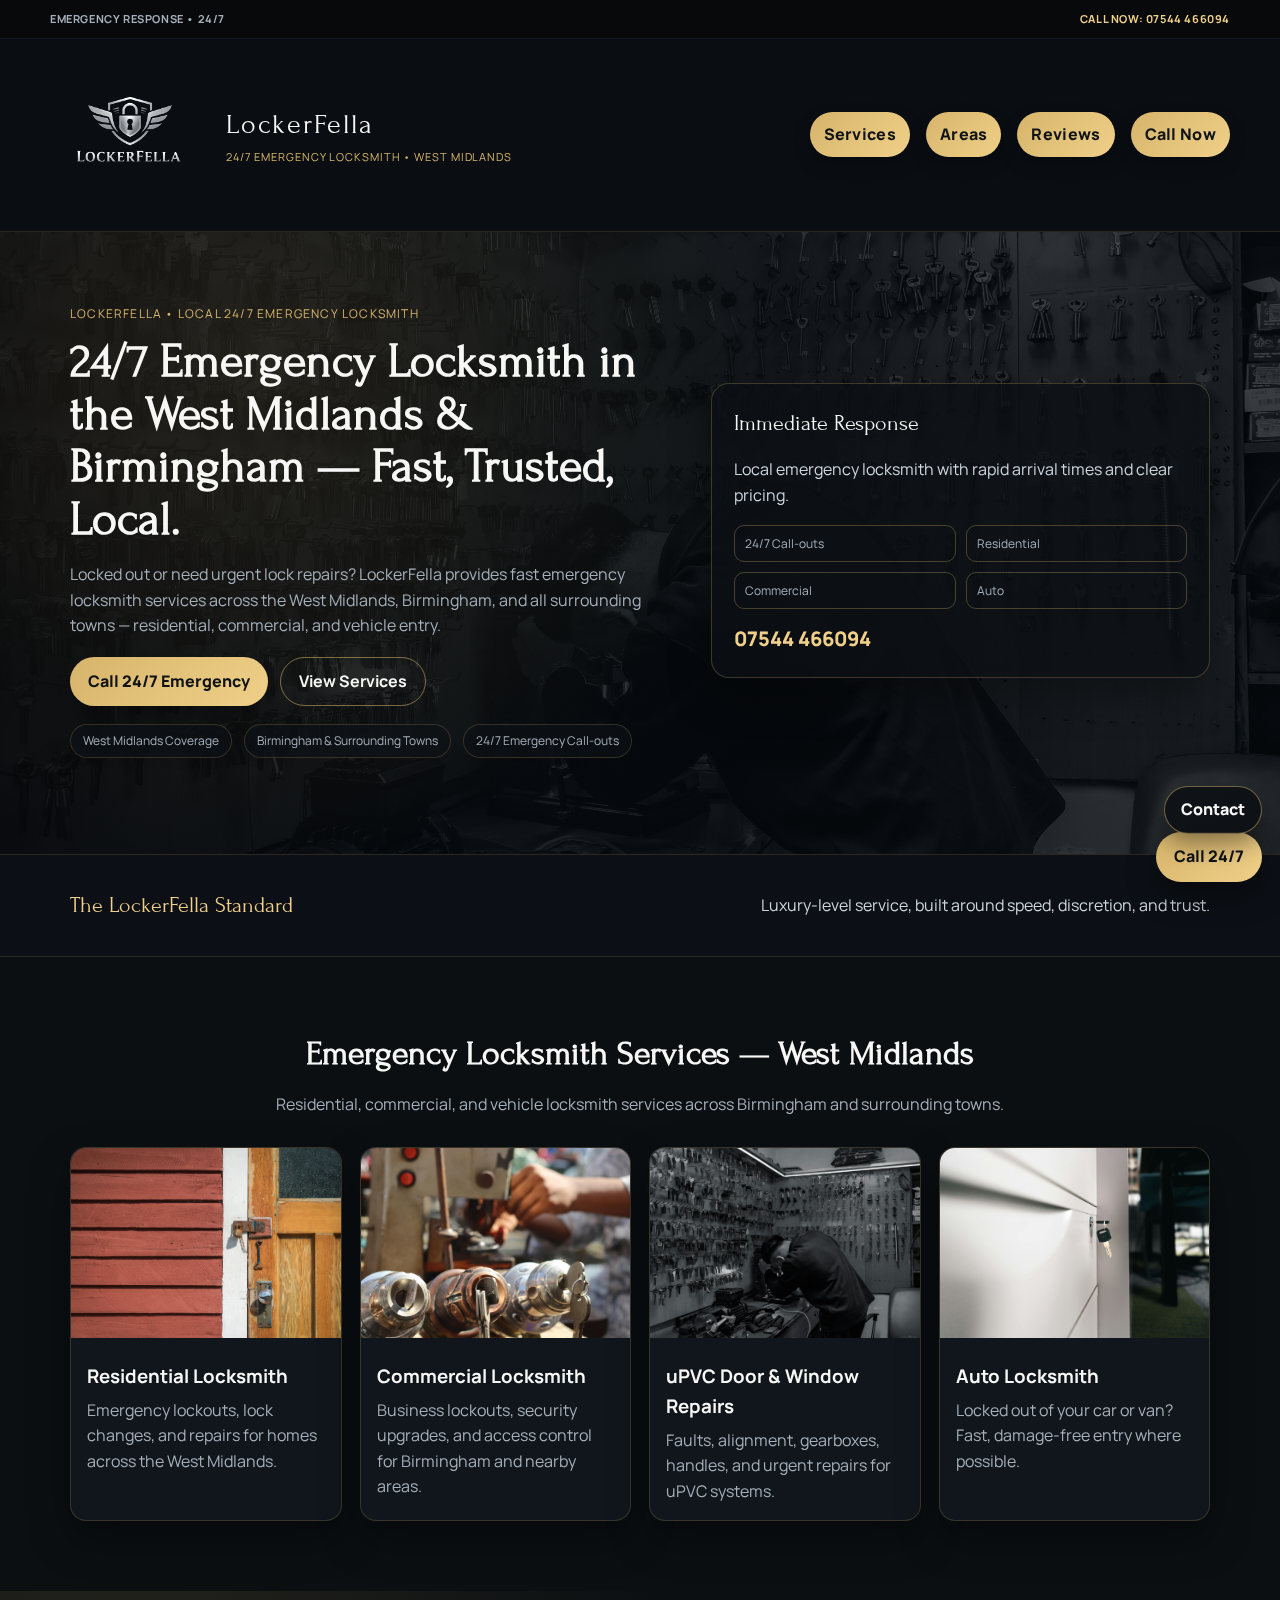
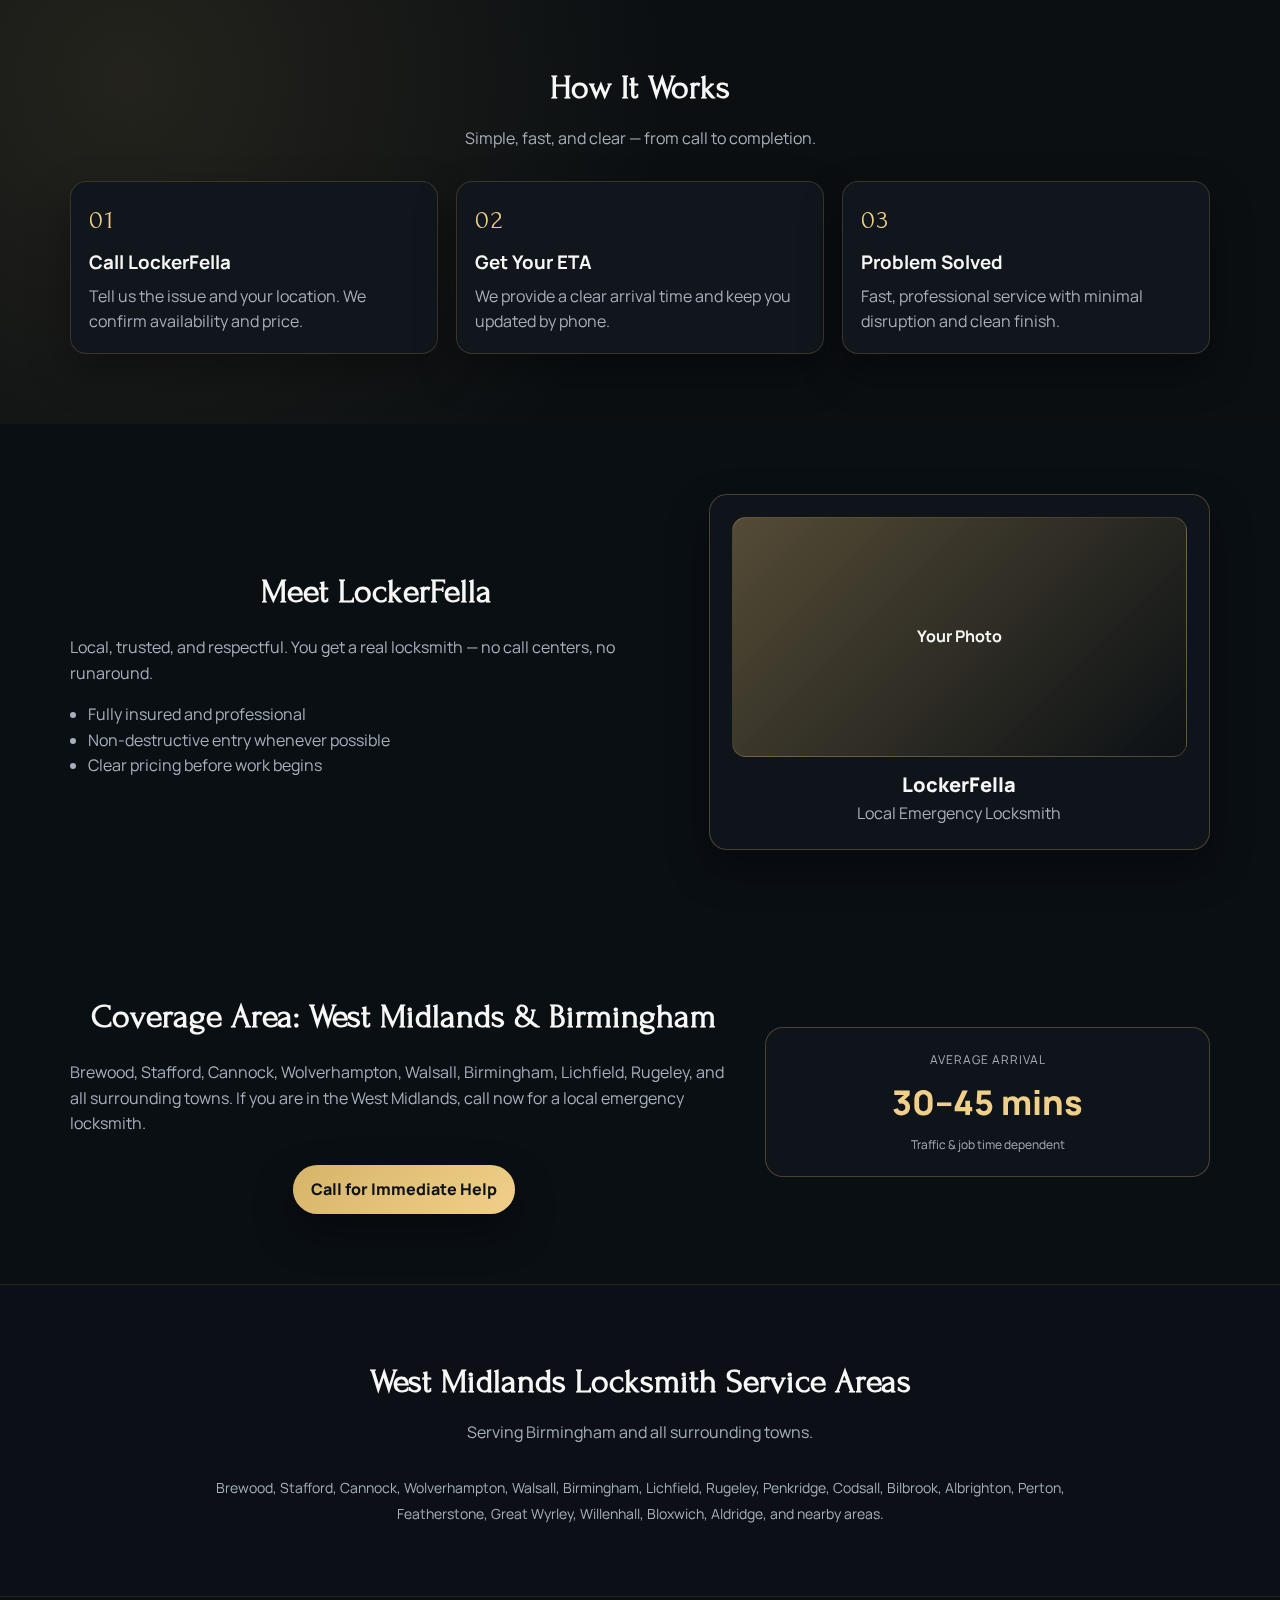
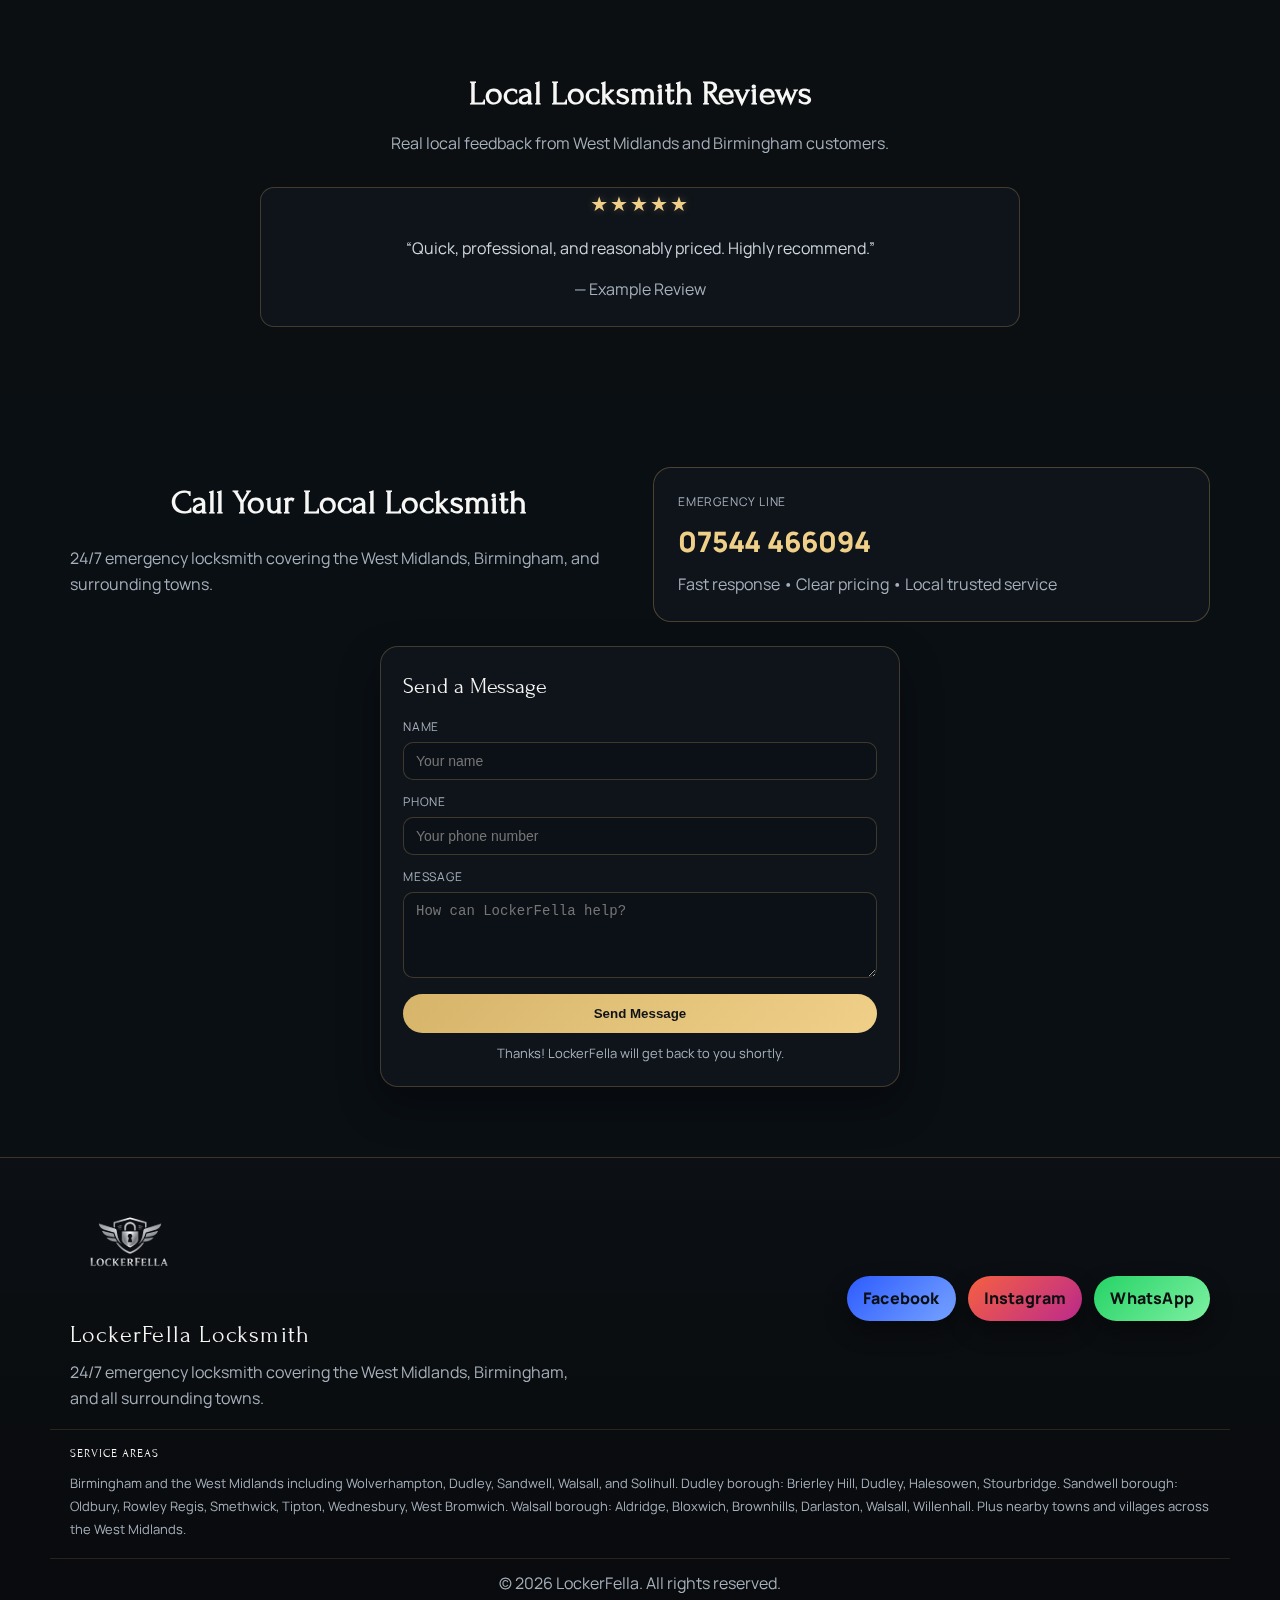
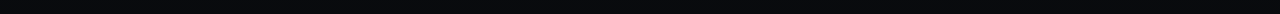
<file: docs/index.html>
<!doctype html>
<html lang="en">
<head>
  <meta charset="utf-8" />
  <meta name="viewport" content="width=device-width,initial-scale=1" />
  <title>LockerFella | 24/7 Emergency Locksmith</title>
  <link rel="preconnect" href="https://fonts.googleapis.com" />
  <link rel="preconnect" href="https://fonts.gstatic.com" crossorigin />
  <link href="https://fonts.googleapis.com/css2?family=Forum&family=Manrope:wght@300;400;600;700;800&display=swap" rel="stylesheet" />
  <link rel="stylesheet" href="styles.css" />
</head>
<body>
  <!-- Top bar -->
  <div class="topbar">
    <div class="wrap topbar-inner">
      <div class="topbar-left">Emergency Response • 24/7</div>
      <a class="topbar-right" href="tel:+447544466094">Call Now: 07544 466094</a>
    </div>
  </div>

  <!-- Header -->
  <header class="header">
    <div class="wrap header-inner">
      <div class="brand">
        <img class="logo" src="logo.png.png" alt="LockerFella logo" />
        <div class="brand-text">
          <div class="brand-name">LockerFella</div>
          <div class="brand-tagline">24/7 Emergency Locksmith • West Midlands</div>
        </div>
      </div>
      <nav class="nav">
        <a href="#services">Services</a>
        <a href="#areas">Areas</a>
        <a href="#reviews">Reviews</a>
        <a href="#contact" class="nav-cta">Call Now</a>
      </nav>
    </div>
  </header>

  <!-- Hero -->
  <main id="home" class="hero">
    <div class="hero-overlay"></div>
    <div class="wrap hero-inner">
      <div class="hero-copy">
        <div class="eyebrow">LockerFella • Local 24/7 Emergency Locksmith</div>
        <h1>24/7 Emergency Locksmith in the West Midlands & Birmingham — Fast, Trusted, Local.</h1>
        <p class="lead">
          Locked out or need urgent lock repairs? LockerFella provides fast emergency locksmith services across
          the West Midlands, Birmingham, and all surrounding towns — residential, commercial, and vehicle entry.
        </p>
        <div class="hero-actions">
          <a class="cta" href="tel:+447544466094">Call 24/7 Emergency</a>
          <a class="ghost" href="#services">View Services</a>
        </div>
        <div class="trust-strip">
          <div class="trust-item">West Midlands Coverage</div>
          <div class="trust-item">Birmingham & Surrounding Towns</div>
          <div class="trust-item">24/7 Emergency Call‑outs</div>
        </div>
      </div>
      <div class="hero-card">
        <div class="card-title">Immediate Response</div>
        <p>Local emergency locksmith with rapid arrival times and clear pricing.</p>
        <div class="card-grid">
          <div class="card-chip">24/7 Call‑outs</div>
          <div class="card-chip">Residential</div>
          <div class="card-chip">Commercial</div>
          <div class="card-chip">Auto</div>
        </div>
        <div class="card-phone">07544 466094</div>
      </div>
    </div>
  </main>

  <!-- Signature strip -->
  <section class="signature">
    <div class="wrap signature-inner">
      <div class="sig-title">The LockerFella Standard</div>
      <p>Luxury‑level service, built around speed, discretion, and trust.</p>
    </div>
  </section>

  <!-- Services -->
  <section id="services" class="section">
    <div class="wrap">
      <div class="section-head">
        <h2 class="section-title">Emergency Locksmith Services — West Midlands</h2>
        <p class="muted">Residential, commercial, and vehicle locksmith services across Birmingham and surrounding towns.</p>
      </div>
      <div class="service-grid">
        <article class="service-card">
          <img class="service-image" src="assets/images/stock/door-lock.jpg" alt="Door lock repair service" />
          <div class="service-body">
            <h3>Residential Locksmith</h3>
            <p>Emergency lockouts, lock changes, and repairs for homes across the West Midlands.</p>
          </div>
        </article>
        <article class="service-card">
          <img class="service-image" src="assets/images/stock/locksmith-tools.jpg" alt="Locksmith tools and key cutting" />
          <div class="service-body">
            <h3>Commercial Locksmith</h3>
            <p>Business lockouts, security upgrades, and access control for Birmingham and nearby areas.</p>
          </div>
        </article>
        <article class="service-card">
          <img class="service-image" src="assets/images/stock/locksmith-bw.jpg" alt="Locksmith repair in progress" />
          <div class="service-body">
            <h3>uPVC Door & Window Repairs</h3>
            <p>Faults, alignment, gearboxes, handles, and urgent repairs for uPVC systems.</p>
          </div>
        </article>
        <article class="service-card">
          <img class="service-image" src="assets/images/stock/locker-key.jpg" alt="Key and lock detail" />
          <div class="service-body">
            <h3>Auto Locksmith</h3>
            <p>Locked out of your car or van? Fast, damage‑free entry where possible.</p>
          </div>
        </article>
      </div>
    </div>
  </section>

  <!-- How it works -->
  <section class="section steps">
    <div class="wrap">
      <div class="section-head">
        <h2 class="section-title">How It Works</h2>
        <p class="muted">Simple, fast, and clear — from call to completion.</p>
      </div>
      <div class="steps-grid">
        <div class="step-card">
          <div class="step-num">01</div>
          <h3>Call LockerFella</h3>
          <p>Tell us the issue and your location. We confirm availability and price.</p>
        </div>
        <div class="step-card">
          <div class="step-num">02</div>
          <h3>Get Your ETA</h3>
          <p>We provide a clear arrival time and keep you updated by phone.</p>
        </div>
        <div class="step-card">
          <div class="step-num">03</div>
          <h3>Problem Solved</h3>
          <p>Fast, professional service with minimal disruption and clean finish.</p>
        </div>
      </div>
    </div>
  </section>

  <!-- Meet the locksmith -->
  <section class="section section-dark">
    <div class="wrap meet">
      <div class="meet-copy">
        <h2 class="section-title">Meet LockerFella</h2>
        <p class="lead">
          Local, trusted, and respectful. You get a real locksmith — no call centers, no runaround.
        </p>
        <ul class="meet-list">
          <li>Fully insured and professional</li>
          <li>Non‑destructive entry whenever possible</li>
          <li>Clear pricing before work begins</li>
        </ul>
      </div>
      <div class="meet-card">
        <div class="meet-photo">Your Photo</div>
        <div class="meet-name">LockerFella</div>
        <div class="meet-note">Local Emergency Locksmith</div>
      </div>
    </div>
  </section>

  <!-- Coverage -->
  <section id="areas" class="section section-dark">
    <div class="wrap coverage">
      <div>
        <h2 class="section-title">Coverage Area: West Midlands & Birmingham</h2>
        <p class="lead">
          Brewood, Stafford, Cannock, Wolverhampton, Walsall, Birmingham, Lichfield, Rugeley, and all surrounding towns.
          If you are in the West Midlands, call now for a local emergency locksmith.
        </p>
        <div class="coverage-cta">
          <a class="cta" href="tel:+447544466094">Call for Immediate Help</a>
        </div>
      </div>
      <div class="coverage-card">
        <div class="coverage-title">Average Arrival</div>
        <div class="coverage-time">30–45 mins</div>
        <div class="coverage-note">Traffic & job time dependent</div>
      </div>
    </div>
  </section>

  <!-- SEO service areas -->
  <section class="section seo-areas">
    <div class="wrap">
      <div class="section-head">
        <h2 class="section-title">West Midlands Locksmith Service Areas</h2>
        <p class="muted">Serving Birmingham and all surrounding towns.</p>
      </div>
      <div class="areas-list">
        Brewood, Stafford, Cannock, Wolverhampton, Walsall, Birmingham, Lichfield, Rugeley, Penkridge, Codsall,
        Bilbrook, Albrighton, Perton, Featherstone, Great Wyrley, Willenhall, Bloxwich, Aldridge, and nearby areas.
      </div>
    </div>
  </section>

  <!-- Reviews -->
  <section id="reviews" class="section">
    <div class="wrap">
      <div class="section-head">
        <h2 class="section-title">Local Locksmith Reviews</h2>
        <p class="muted">Real local feedback from West Midlands and Birmingham customers.</p>
      </div>
      <div class="review-box review-slider" aria-live="polite">
        <div class="review-slide is-active">
          <div class="review-stars">&#9733;&#9733;&#9733;&#9733;&#9733;</div>
          <p>“Quick, professional, and reasonably priced. Highly recommend.”</p>
          <p class="muted">— Example Review</p>
        </div>
        <div class="review-slide">
          <div class="review-stars">&#9733;&#9733;&#9733;&#9733;&#9733;</div>
          <p>“Arrived fast, fixed the lock cleanly, and explained everything.”</p>
          <p class="muted">— Example Review</p>
        </div>
        <div class="review-slide">
          <div class="review-stars">&#9733;&#9733;&#9733;&#9733;&#9733;</div>
          <p>“Great service, fair price, and friendly support at 2am.”</p>
          <p class="muted">— Example Review</p>
        </div>
      </div>
    </div>
  </section>

  <!-- Contact -->
  <section id="contact" class="section section-dark">
    <div class="wrap contact">
      <div>
        <h2 class="section-title">Call Your Local Locksmith</h2>
        <p class="lead">24/7 emergency locksmith covering the West Midlands, Birmingham, and surrounding towns.</p>
      </div>
      <div class="contact-card">
        <div class="contact-label">Emergency Line</div>
        <a class="contact-phone" href="tel:+447544466094">07544 466094</a>
        <div class="contact-meta">Fast response • Clear pricing • Local trusted service</div>
      </div>
    </div>
    <div class="wrap contact-form-wrap">
      <form class="contact-form" action="#" method="post">
        <div class="form-title">Send a Message</div>
        <div class="form-row">
          <label for="name">Name</label>
          <input id="name" name="name" type="text" placeholder="Your name" required />
        </div>
        <div class="form-row">
          <label for="phone">Phone</label>
          <input id="phone" name="phone" type="tel" placeholder="Your phone number" required />
        </div>
        <div class="form-row">
          <label for="message">Message</label>
          <textarea id="message" name="message" rows="4" placeholder="How can LockerFella help?" required></textarea>
        </div>
        <button class="form-btn" type="submit">Send Message</button>
        <div class="form-note">Thanks! LockerFella will get back to you shortly.</div>
      </form>
    </div>
  </section>

  <footer class="footer">
    <div class="wrap footer-inner">
      <div class="footer-brand">
        <img class="footer-logo-small" src="logo.png.png" alt="LockerFella logo" />
        <div class="footer-title">LockerFella Locksmith</div>
        <div class="footer-text">
          24/7 emergency locksmith covering the West Midlands, Birmingham, and all surrounding towns.
        </div>
      </div>
      <div class="footer-actions">
        <a class="social-btn fb" href="https://facebook.com" aria-label="Facebook">Facebook</a>
        <a class="social-btn ig" href="https://instagram.com" aria-label="Instagram">Instagram</a>
        <a class="social-btn wa" href="https://wa.me/447900123456" aria-label="WhatsApp">WhatsApp</a>
      </div>
    </div>
    <div class="wrap footer-areas">
      <div class="footer-areas-title">Service Areas</div>
      <div class="footer-areas-list">
        Birmingham and the West Midlands including Wolverhampton, Dudley, Sandwell, Walsall, and Solihull.
        Dudley borough: Brierley Hill, Dudley, Halesowen, Stourbridge.
        Sandwell borough: Oldbury, Rowley Regis, Smethwick, Tipton, Wednesbury, West Bromwich.
        Walsall borough: Aldridge, Bloxwich, Brownhills, Darlaston, Walsall, Willenhall.
        Plus nearby towns and villages across the West Midlands.
      </div>
    </div>
    <div class="wrap footer-bottom">
      © <span id="y"></span> LockerFella. All rights reserved.
    </div>
  </footer>

  <a class="sticky-call" href="tel:+447544466094">Call 24/7</a>
  <a class="sticky-contact" href="#contact">Contact</a>

  <script>
    document.getElementById("y").textContent = new Date().getFullYear();
    const reviewSlides = document.querySelectorAll(".review-slide");
    if (reviewSlides.length > 1) {
      let reviewIndex = 0;
      reviewSlides[reviewIndex].classList.add("slide-in");
      setInterval(() => {
        const current = reviewSlides[reviewIndex];
        current.classList.remove("slide-in");
        current.classList.add("slide-out");
        reviewIndex = (reviewIndex + 1) % reviewSlides.length;
        const next = reviewSlides[reviewIndex];
        next.classList.add("is-active", "slide-in");
        setTimeout(() => {
          current.classList.remove("is-active", "slide-out");
        }, 600);
      }, 4500);
    }
  </script>
</body>
</html>
</file>
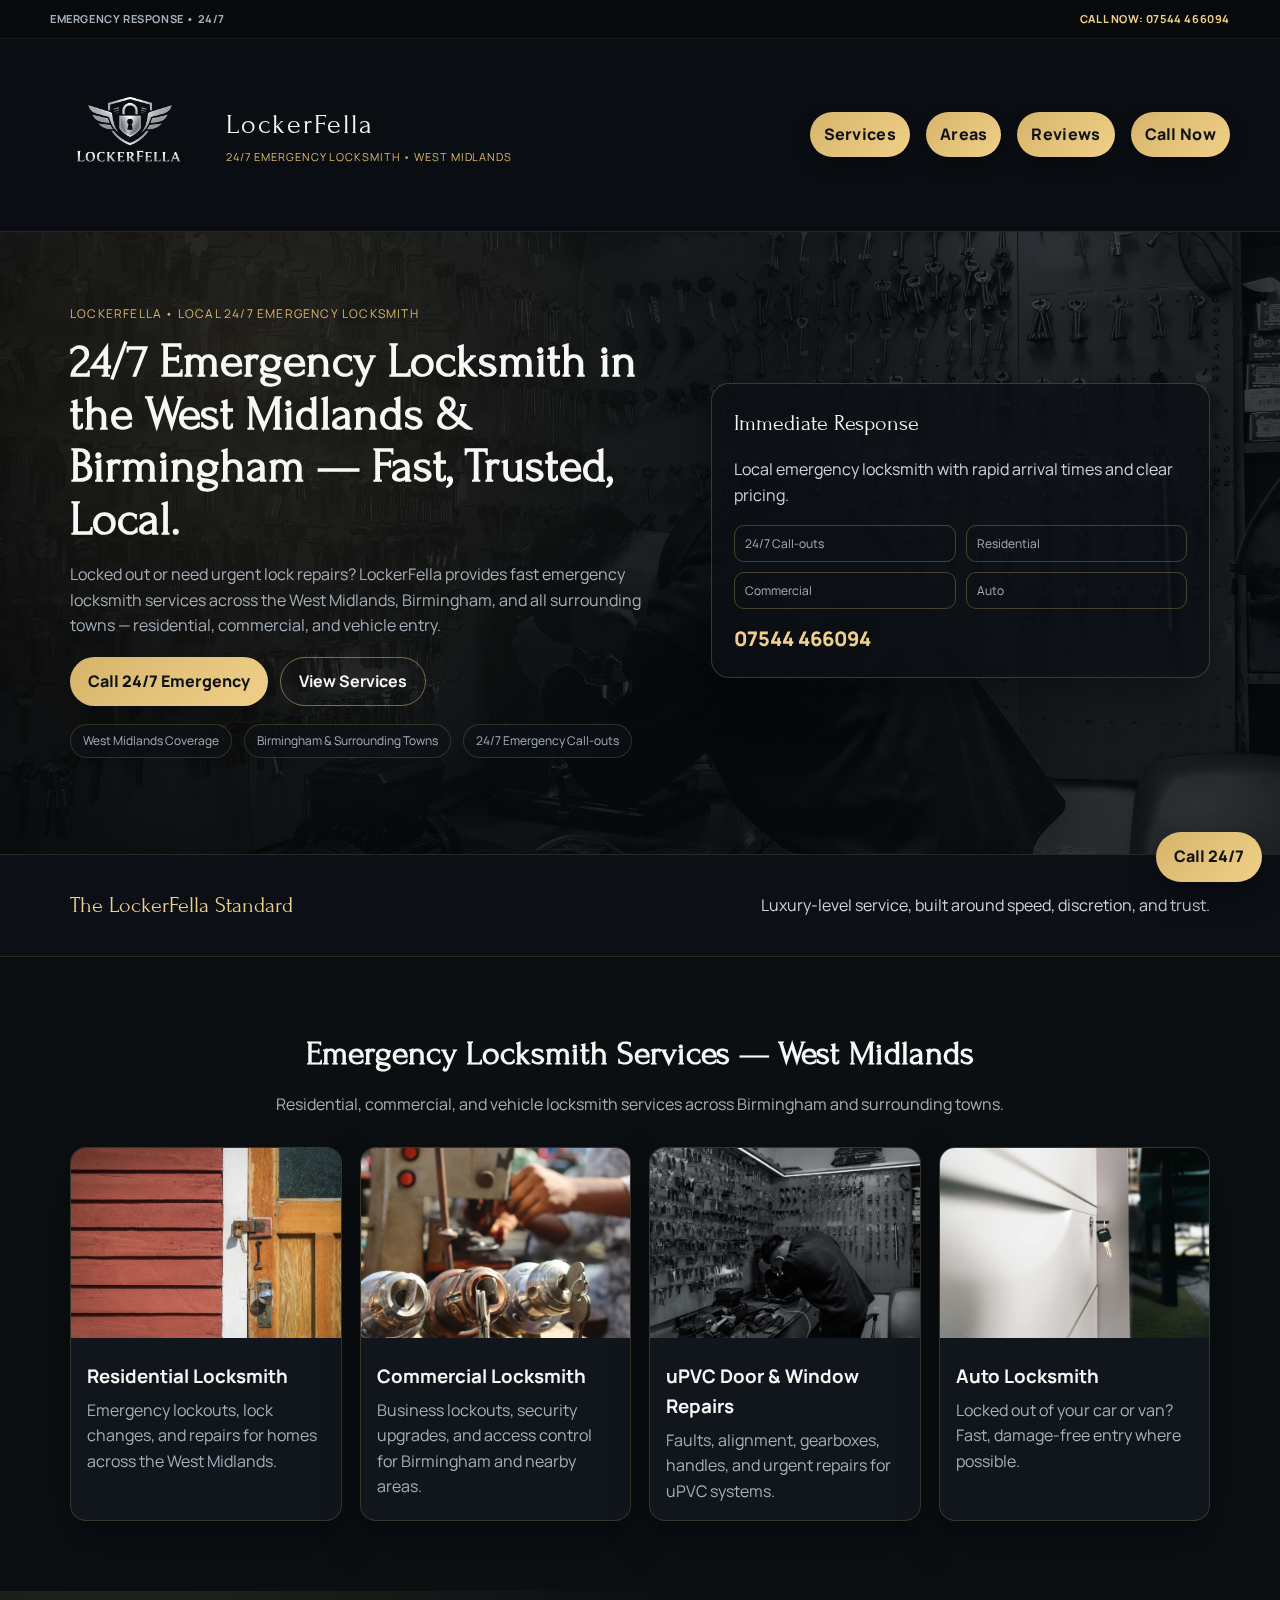
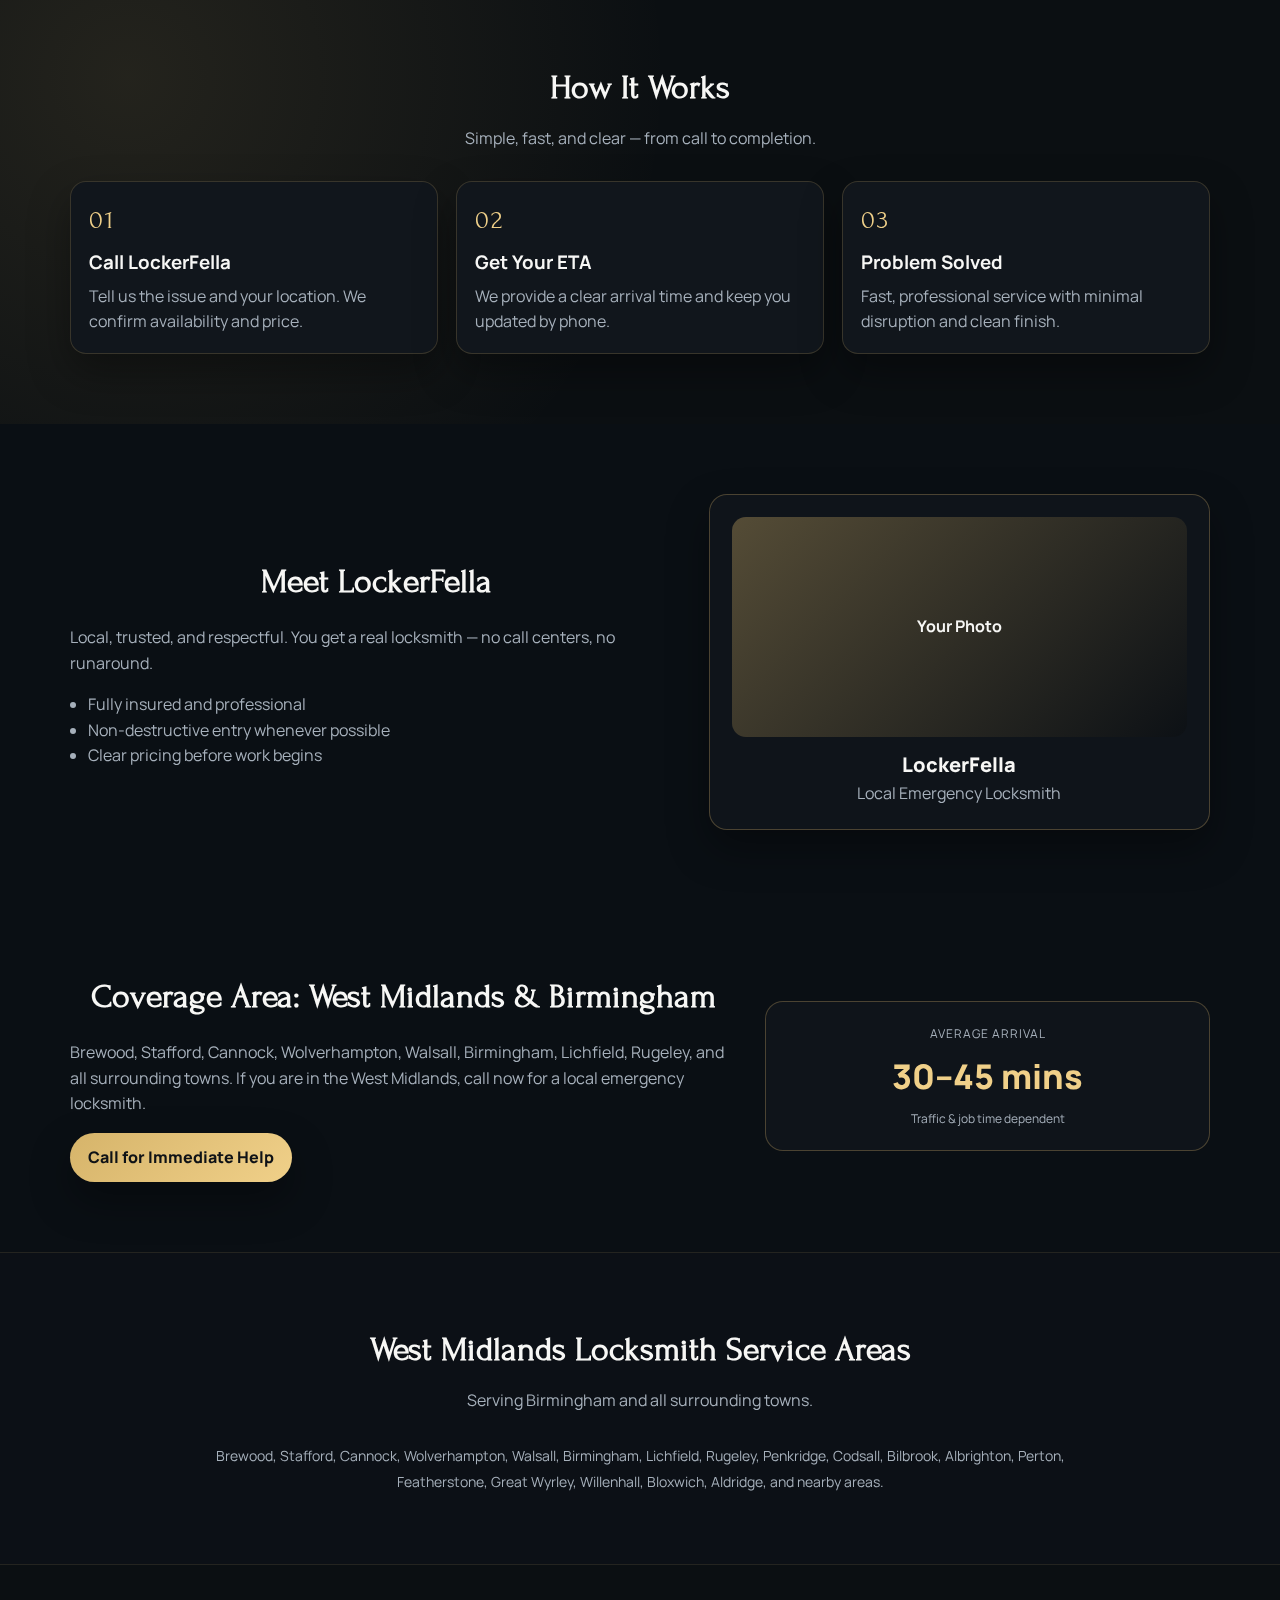
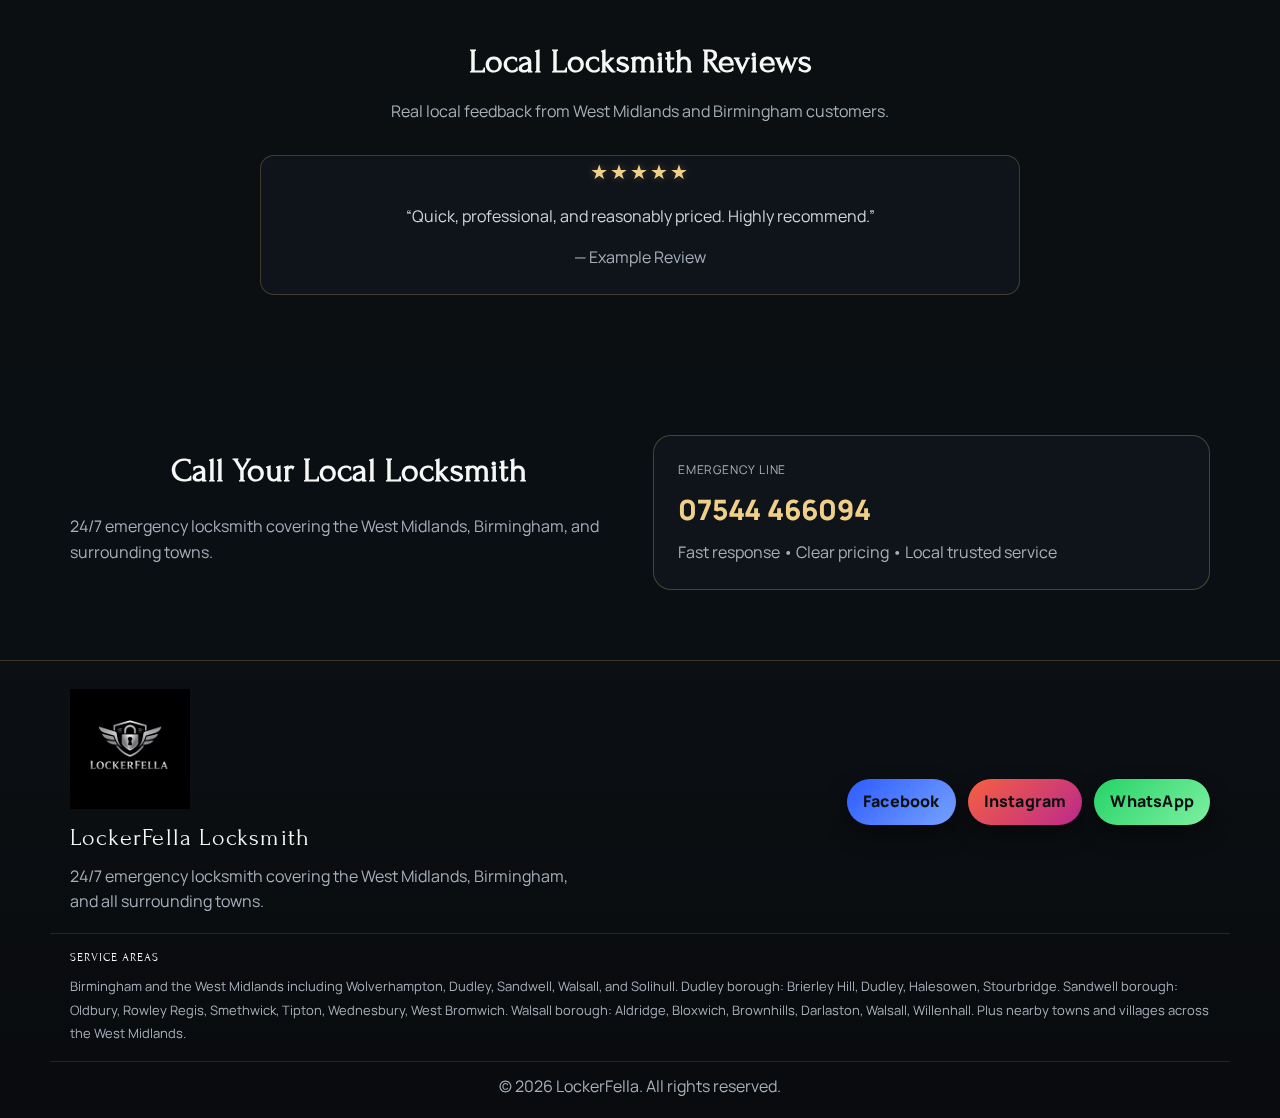
<file: Lockerfella-site/index.html>
<!doctype html>
<html lang="en">
<head>
  <meta charset="utf-8" />
  <meta name="viewport" content="width=device-width,initial-scale=1" />
  <title>LockerFella | 24/7 Emergency Locksmith</title>
  <link rel="preconnect" href="https://fonts.googleapis.com" />
  <link rel="preconnect" href="https://fonts.gstatic.com" crossorigin />
  <link href="https://fonts.googleapis.com/css2?family=Forum&family=Manrope:wght@300;400;600;700;800&display=swap" rel="stylesheet" />
  <link rel="stylesheet" href="styles.css" />
</head>
<body>
  <!-- Top bar -->
  <div class="topbar">
    <div class="wrap topbar-inner">
      <div class="topbar-left">Emergency Response • 24/7</div>
      <a class="topbar-right" href="tel:+447544466094">Call Now: 07544 466094</a>
    </div>
  </div>

  <!-- Header -->
  <header class="header">
    <div class="wrap header-inner">
      <div class="brand">
        <img class="logo" src="logo.png.png" alt="LockerFella logo" />
        <div class="brand-text">
          <div class="brand-name">LockerFella</div>
          <div class="brand-tagline">24/7 Emergency Locksmith • West Midlands</div>
        </div>
      </div>
      <nav class="nav">
        <a href="#services">Services</a>
        <a href="#areas">Areas</a>
        <a href="#reviews">Reviews</a>
        <a href="#contact" class="nav-cta">Call Now</a>
      </nav>
    </div>
  </header>

  <!-- Hero -->
  <main id="home" class="hero">
    <div class="hero-overlay"></div>
    <div class="wrap hero-inner">
      <div class="hero-copy">
        <div class="eyebrow">LockerFella • Local 24/7 Emergency Locksmith</div>
        <h1>24/7 Emergency Locksmith in the West Midlands & Birmingham — Fast, Trusted, Local.</h1>
        <p class="lead">
          Locked out or need urgent lock repairs? LockerFella provides fast emergency locksmith services across
          the West Midlands, Birmingham, and all surrounding towns — residential, commercial, and vehicle entry.
        </p>
        <div class="hero-actions">
          <a class="cta" href="tel:+447544466094">Call 24/7 Emergency</a>
          <a class="ghost" href="#services">View Services</a>
        </div>
        <div class="trust-strip">
          <div class="trust-item">West Midlands Coverage</div>
          <div class="trust-item">Birmingham & Surrounding Towns</div>
          <div class="trust-item">24/7 Emergency Call‑outs</div>
        </div>
      </div>
      <div class="hero-card">
        <div class="card-title">Immediate Response</div>
        <p>Local emergency locksmith with rapid arrival times and clear pricing.</p>
        <div class="card-grid">
          <div class="card-chip">24/7 Call‑outs</div>
          <div class="card-chip">Residential</div>
          <div class="card-chip">Commercial</div>
          <div class="card-chip">Auto</div>
        </div>
        <div class="card-phone">07544 466094</div>
      </div>
    </div>
  </main>

  <!-- Signature strip -->
  <section class="signature">
    <div class="wrap signature-inner">
      <div class="sig-title">The LockerFella Standard</div>
      <p>Luxury‑level service, built around speed, discretion, and trust.</p>
    </div>
  </section>

  <!-- Services -->
  <section id="services" class="section">
    <div class="wrap">
      <div class="section-head">
        <h2 class="section-title">Emergency Locksmith Services — West Midlands</h2>
        <p class="muted">Residential, commercial, and vehicle locksmith services across Birmingham and surrounding towns.</p>
      </div>
      <div class="service-grid">
        <article class="service-card">
          <img class="service-image" src="assets/images/stock/door-lock.jpg" alt="Door lock repair service" />
          <div class="service-body">
            <h3>Residential Locksmith</h3>
            <p>Emergency lockouts, lock changes, and repairs for homes across the West Midlands.</p>
          </div>
        </article>
        <article class="service-card">
          <img class="service-image" src="assets/images/stock/locksmith-tools.jpg" alt="Locksmith tools and key cutting" />
          <div class="service-body">
            <h3>Commercial Locksmith</h3>
            <p>Business lockouts, security upgrades, and access control for Birmingham and nearby areas.</p>
          </div>
        </article>
        <article class="service-card">
          <img class="service-image" src="assets/images/stock/locksmith-bw.jpg" alt="Locksmith repair in progress" />
          <div class="service-body">
            <h3>uPVC Door & Window Repairs</h3>
            <p>Faults, alignment, gearboxes, handles, and urgent repairs for uPVC systems.</p>
          </div>
        </article>
        <article class="service-card">
          <img class="service-image" src="assets/images/stock/locker-key.jpg" alt="Key and lock detail" />
          <div class="service-body">
            <h3>Auto Locksmith</h3>
            <p>Locked out of your car or van? Fast, damage‑free entry where possible.</p>
          </div>
        </article>
      </div>
    </div>
  </section>

  <!-- How it works -->
  <section class="section steps">
    <div class="wrap">
      <div class="section-head">
        <h2 class="section-title">How It Works</h2>
        <p class="muted">Simple, fast, and clear — from call to completion.</p>
      </div>
      <div class="steps-grid">
        <div class="step-card">
          <div class="step-num">01</div>
          <h3>Call LockerFella</h3>
          <p>Tell us the issue and your location. We confirm availability and price.</p>
        </div>
        <div class="step-card">
          <div class="step-num">02</div>
          <h3>Get Your ETA</h3>
          <p>We provide a clear arrival time and keep you updated by phone.</p>
        </div>
        <div class="step-card">
          <div class="step-num">03</div>
          <h3>Problem Solved</h3>
          <p>Fast, professional service with minimal disruption and clean finish.</p>
        </div>
      </div>
    </div>
  </section>

  <!-- Meet the locksmith -->
  <section class="section section-dark">
    <div class="wrap meet">
      <div class="meet-copy">
        <h2 class="section-title">Meet LockerFella</h2>
        <p class="lead">
          Local, trusted, and respectful. You get a real locksmith — no call centers, no runaround.
        </p>
        <ul class="meet-list">
          <li>Fully insured and professional</li>
          <li>Non‑destructive entry whenever possible</li>
          <li>Clear pricing before work begins</li>
        </ul>
      </div>
      <div class="meet-card">
        <div class="meet-photo">Your Photo</div>
        <div class="meet-name">LockerFella</div>
        <div class="meet-note">Local Emergency Locksmith</div>
      </div>
    </div>
  </section>

  <!-- Coverage -->
  <section id="areas" class="section section-dark">
    <div class="wrap coverage">
      <div>
        <h2 class="section-title">Coverage Area: West Midlands & Birmingham</h2>
        <p class="lead">
          Brewood, Stafford, Cannock, Wolverhampton, Walsall, Birmingham, Lichfield, Rugeley, and all surrounding towns.
          If you are in the West Midlands, call now for a local emergency locksmith.
        </p>
        <a class="cta" href="tel:+447544466094">Call for Immediate Help</a>
      </div>
      <div class="coverage-card">
        <div class="coverage-title">Average Arrival</div>
        <div class="coverage-time">30–45 mins</div>
        <div class="coverage-note">Traffic & job time dependent</div>
      </div>
    </div>
  </section>

  <!-- SEO service areas -->
  <section class="section seo-areas">
    <div class="wrap">
      <div class="section-head">
        <h2 class="section-title">West Midlands Locksmith Service Areas</h2>
        <p class="muted">Serving Birmingham and all surrounding towns.</p>
      </div>
      <div class="areas-list">
        Brewood, Stafford, Cannock, Wolverhampton, Walsall, Birmingham, Lichfield, Rugeley, Penkridge, Codsall,
        Bilbrook, Albrighton, Perton, Featherstone, Great Wyrley, Willenhall, Bloxwich, Aldridge, and nearby areas.
      </div>
    </div>
  </section>

  <!-- Reviews -->
  <section id="reviews" class="section">
    <div class="wrap">
      <div class="section-head">
        <h2 class="section-title">Local Locksmith Reviews</h2>
        <p class="muted">Real local feedback from West Midlands and Birmingham customers.</p>
      </div>
      <div class="review-box review-slider" aria-live="polite">
        <div class="review-slide is-active">
          <div class="review-stars">&#9733;&#9733;&#9733;&#9733;&#9733;</div>
          <p>“Quick, professional, and reasonably priced. Highly recommend.”</p>
          <p class="muted">— Example Review</p>
        </div>
        <div class="review-slide">
          <div class="review-stars">&#9733;&#9733;&#9733;&#9733;&#9733;</div>
          <p>“Arrived fast, fixed the lock cleanly, and explained everything.”</p>
          <p class="muted">— Example Review</p>
        </div>
        <div class="review-slide">
          <div class="review-stars">&#9733;&#9733;&#9733;&#9733;&#9733;</div>
          <p>“Great service, fair price, and friendly support at 2am.”</p>
          <p class="muted">— Example Review</p>
        </div>
      </div>
    </div>
  </section>

  <!-- Contact -->
  <section id="contact" class="section section-dark">
    <div class="wrap contact">
      <div>
        <h2 class="section-title">Call Your Local Locksmith</h2>
        <p class="lead">24/7 emergency locksmith covering the West Midlands, Birmingham, and surrounding towns.</p>
      </div>
      <div class="contact-card">
        <div class="contact-label">Emergency Line</div>
        <a class="contact-phone" href="tel:+447544466094">07544 466094</a>
        <div class="contact-meta">Fast response • Clear pricing • Local trusted service</div>
      </div>
    </div>
  </section>

  <footer class="footer">
    <div class="wrap footer-inner">
      <div class="footer-brand">
        <img class="footer-logo-small" src="logo.png.png" alt="LockerFella logo" />
        <div class="footer-title">LockerFella Locksmith</div>
        <div class="footer-text">
          24/7 emergency locksmith covering the West Midlands, Birmingham, and all surrounding towns.
        </div>
      </div>
      <div class="footer-actions">
        <a class="social-btn fb" href="https://facebook.com" aria-label="Facebook">Facebook</a>
        <a class="social-btn ig" href="https://instagram.com" aria-label="Instagram">Instagram</a>
        <a class="social-btn wa" href="https://wa.me/447900123456" aria-label="WhatsApp">WhatsApp</a>
      </div>
    </div>
    <div class="wrap footer-areas">
      <div class="footer-areas-title">Service Areas</div>
      <div class="footer-areas-list">
        Birmingham and the West Midlands including Wolverhampton, Dudley, Sandwell, Walsall, and Solihull.
        Dudley borough: Brierley Hill, Dudley, Halesowen, Stourbridge.
        Sandwell borough: Oldbury, Rowley Regis, Smethwick, Tipton, Wednesbury, West Bromwich.
        Walsall borough: Aldridge, Bloxwich, Brownhills, Darlaston, Walsall, Willenhall.
        Plus nearby towns and villages across the West Midlands.
      </div>
    </div>
    <div class="wrap footer-bottom">
      © <span id="y"></span> LockerFella. All rights reserved.
    </div>
  </footer>

  <a class="sticky-call" href="tel:+447544466094">Call 24/7</a>

  <script>
    document.getElementById("y").textContent = new Date().getFullYear();
    const reviewSlides = document.querySelectorAll(".review-slide");
    if (reviewSlides.length > 1) {
      let reviewIndex = 0;
      reviewSlides[reviewIndex].classList.add("slide-in");
      setInterval(() => {
        const current = reviewSlides[reviewIndex];
        current.classList.remove("slide-in");
        current.classList.add("slide-out");
        reviewIndex = (reviewIndex + 1) % reviewSlides.length;
        const next = reviewSlides[reviewIndex];
        next.classList.add("is-active", "slide-in");
        setTimeout(() => {
          current.classList.remove("is-active", "slide-out");
        }, 600);
      }, 4500);
    }
  </script>
</body>
</html>
</file>
<file: docs/styles.css>
:root{
  --bg:#0b0f12;
  --panel:#11161c;
  --panel2:#0f141a;
  --line:#7b8794;
  --gold:#d6b46a;
  --gold-strong:#f0d089;
  --text:#cdd5dd;
  --text2:#a6b0bb;
  --white:#f7f7f5;
  --shadow:0 18px 40px rgba(0,0,0,.35);
}

*{box-sizing:border-box}
body{
  margin:0;
  background:var(--bg);
  color:var(--text);
  font-family:"Manrope", system-ui, -apple-system, Segoe UI, Roboto, sans-serif;
  line-height:1.6;
}
.wrap{max-width:1180px;margin:0 auto;padding:0 20px}

/* Top bar */
.topbar{
  background:#07090b;
  border-bottom:1px solid #121821;
  font-weight:700;
  letter-spacing:.6px;
  text-transform:uppercase;
  font-size:11px;
}
.topbar-inner{
  display:flex;
  align-items:center;
  justify-content:space-between;
  padding:10px 0;
}
.topbar-left{color:var(--text2)}
.topbar-right{
  color:var(--gold-strong);
  text-decoration:none;
}

/* Header */
.header{
  background:#0a0e13;
  border-bottom:1px solid rgba(214,180,106,.15);
}
.header-inner{
  display:flex;
  align-items:center;
  justify-content:space-between;
  padding:16px 0;
  gap:24px;
}
.brand{
  display:flex;
  align-items:center;
  gap:16px;
}
.logo{
  display:block;
  height:160px;
  width:auto;
  mix-blend-mode:screen;
  filter:contrast(1.12);
}
.brand-name{
  font-family:"Forum", serif;
  font-size:28px;
  letter-spacing:2px;
  color:var(--white);
}
.brand-tagline{
  color:var(--gold);
  letter-spacing:.9px;
  text-transform:uppercase;
  font-size:11px;
}
.nav{
  display:flex;
  align-items:center;
  gap:16px;
}
.nav a{
  color:#101317;
  text-decoration:none;
  font-weight:800;
  letter-spacing:.3px;
  background:linear-gradient(135deg, var(--gold), var(--gold-strong));
  padding:10px 14px;
  border-radius:999px;
  box-shadow:0 8px 16px rgba(0,0,0,.35);
}
.nav-cta{
  padding:10px 16px;
  border-radius:999px;
  background:linear-gradient(135deg, var(--gold), var(--gold-strong));
  color:#101317;
  font-weight:900;
  box-shadow:0 10px 24px rgba(0,0,0,.35);
}

/* Hero */
.hero{
  position:relative;
  background:url("assets/images/stock/locksmith-bw.jpg") center/cover no-repeat;
  padding:72px 0 96px;
  overflow:hidden;
}
.hero-overlay{
  position:absolute;
  inset:0;
  background:
    radial-gradient(circle at 20% 20%, rgba(214,180,106,.12), transparent 45%),
    linear-gradient(90deg, rgba(5,7,10,.92) 0%, rgba(6,10,14,.85) 45%, rgba(6,10,14,.65) 100%);
}
.hero-inner{
  position:relative;
  display:grid;
  grid-template-columns:1.1fr .9fr;
  gap:32px;
  align-items:center;
}
.eyebrow{
  color:var(--gold);
  letter-spacing:1.2px;
  text-transform:uppercase;
  font-size:12px;
}
.hero h1{
  margin:12px 0 10px;
  font-family:"Forum", serif;
  font-size:48px;
  line-height:1.1;
  color:var(--white);
}
.lead{
  color:var(--text2);
  max-width:680px;
}
.hero-actions{
  display:flex;
  gap:12px;
  margin:18px 0 18px;
  flex-wrap:wrap;
}
.cta{
  display:inline-block;
  padding:12px 18px;
  border-radius:999px;
  background:linear-gradient(135deg, var(--gold), var(--gold-strong));
  color:#0f1216;
  font-weight:900;
  text-decoration:none;
  box-shadow:var(--shadow);
}
.ghost{
  display:inline-block;
  padding:11px 18px;
  border-radius:999px;
  border:1px solid rgba(214,180,106,.55);
  color:var(--white);
  text-decoration:none;
  font-weight:700;
}
.trust-strip{
  display:flex;
  gap:12px;
  flex-wrap:wrap;
}
.trust-item{
  background:rgba(13,17,22,.7);
  border:1px solid rgba(214,180,106,.2);
  border-radius:999px;
  padding:6px 12px;
  font-size:12px;
  color:var(--text2);
}
.hero-card{
  background:rgba(12,16,20,.78);
  border:1px solid rgba(214,180,106,.25);
  border-radius:18px;
  padding:22px;
  box-shadow:var(--shadow);
}
.card-title{
  font-family:"Forum", serif;
  color:var(--white);
  font-size:22px;
}
.card-grid{
  display:grid;
  grid-template-columns:repeat(2, minmax(0,1fr));
  gap:10px;
  margin-top:10px;
}
.card-chip{
  border:1px solid rgba(214,180,106,.3);
  border-radius:10px;
  padding:8px 10px;
  font-size:12px;
  color:var(--text2);
}
.card-phone{
  margin-top:14px;
  font-size:20px;
  color:var(--gold-strong);
  font-weight:800;
}

/* Signature */
.signature{
  background:#0c1016;
  border-top:1px solid rgba(214,180,106,.15);
  border-bottom:1px solid rgba(214,180,106,.15);
  padding:22px 0;
}
.signature-inner{
  display:flex;
  align-items:center;
  justify-content:space-between;
  gap:18px;
}
.sig-title{
  font-family:"Forum", serif;
  color:var(--gold-strong);
  font-size:22px;
}

/* Sections */
.section{padding:70px 0}
.section-dark{background:#0a0f14}
.section-head{
  text-align:center;
  margin-bottom:30px;
}
.section-title{
  margin:0 0 10px;
  text-align:center;
  color:var(--white);
  font-family:"Forum", serif;
  font-size:34px;
}
.muted{color:var(--text2);text-align:center;margin:0}

/* Services */
.service-grid{
  display:grid;
  grid-template-columns:repeat(4, minmax(0,1fr));
  gap:18px;
}
.service-card{
  background:var(--panel);
  border:1px solid rgba(214,180,106,.2);
  border-radius:16px;
  overflow:hidden;
  box-shadow:var(--shadow);
}
.service-image{
  width:100%;
  height:190px;
  object-fit:cover;
}
.service-body{
  padding:16px;
}
.service-body h3{
  margin:0 0 6px;
  color:var(--white);
}
.service-body p{
  margin:0;
  color:var(--text2);
}

/* Steps */
.steps{
  background:radial-gradient(circle at 10% 20%, rgba(214,180,106,.12), transparent 45%);
}
.steps-grid{
  display:grid;
  grid-template-columns:repeat(3, minmax(0,1fr));
  gap:18px;
}
.step-card{
  background:var(--panel);
  border:1px solid rgba(214,180,106,.2);
  border-radius:16px;
  padding:18px;
  box-shadow:var(--shadow);
}
.step-num{
  font-family:"Forum", serif;
  font-size:26px;
  color:var(--gold-strong);
  letter-spacing:2px;
}
.step-card h3{
  margin:6px 0 6px;
  color:var(--white);
}
.step-card p{
  margin:0;
  color:var(--text2);
}

/* Meet */
.meet{
  display:grid;
  grid-template-columns:1.1fr .9fr;
  gap:26px;
  align-items:center;
}
.meet-list{
  margin:14px 0 0;
  padding-left:18px;
  color:var(--text2);
}
.meet-card{
  background:var(--panel2);
  border:1px solid rgba(214,180,106,.3);
  border-radius:18px;
  padding:22px;
  text-align:center;
  box-shadow:var(--shadow);
}
.meet-photo{
  width:100%;
  height:240px;
  border-radius:14px;
  background:linear-gradient(135deg, rgba(214,180,106,.35), rgba(12,16,20,.8));
  display:flex;
  align-items:center;
  justify-content:center;
  color:var(--white);
  font-weight:700;
  margin-bottom:12px;
  border:1px solid rgba(214,180,106,.25);
}
.meet-name{
  color:var(--white);
  font-weight:800;
  font-size:20px;
}
.meet-note{
  color:var(--text2);
}

/* SEO areas */
.seo-areas{
  background:#0c1016;
  border-top:1px solid rgba(214,180,106,.12);
  border-bottom:1px solid rgba(214,180,106,.12);
}
.areas-list{
  max-width:920px;
  margin:0 auto;
  color:var(--text2);
  text-align:center;
  font-size:14px;
  line-height:1.8;
}

/* Coverage */
.coverage{
  display:grid;
  grid-template-columns:1.2fr .8fr;
  gap:28px;
  align-items:center;
}
.coverage-cta{
  display:flex;
  justify-content:center;
}
.coverage .cta{
  display:block;
  width:fit-content;
  margin:12px auto 0;
}
.coverage-card{
  background:var(--panel2);
  border:1px solid rgba(214,180,106,.3);
  border-radius:18px;
  padding:22px;
  text-align:center;
}
.coverage-title{
  text-transform:uppercase;
  letter-spacing:1px;
  color:var(--text2);
  font-size:12px;
}
.coverage-time{
  font-size:34px;
  color:var(--gold-strong);
  font-weight:800;
  margin:6px 0;
}
.coverage-note{color:var(--text2);font-size:12px}

/* Reviews */
.review-box{
  max-width:760px;
  margin:0 auto;
  background:var(--panel2);
  border:1px solid rgba(214,180,106,.25);
  border-radius:14px;
  padding:22px;
  min-height:140px;
}
.review-slider{
  position:relative;
  overflow:hidden;
}
.review-slide{
  position:absolute;
  inset:0;
  text-align:center;
  transform:translateX(30px);
  opacity:0;
  transition:transform .6s ease, opacity .6s ease;
}
.review-slide.is-active{
  opacity:1;
  transform:translateX(0);
}
.review-slide.slide-in{
  opacity:1;
  transform:translateX(0);
}
.review-slide.slide-out{
  transform:translateX(-30px);
  opacity:0;
}
.review-stars{
  color:var(--gold-strong);
  font-size:20px;
  letter-spacing:2px;
  text-shadow:0 0 10px rgba(240,208,137,.25);
  margin-bottom:6px;
}

/* Contact */
.contact{
  display:grid;
  grid-template-columns:1fr 1fr;
  gap:26px;
  align-items:center;
}
.contact-card{
  background:var(--panel2);
  border:1px solid rgba(214,180,106,.3);
  border-radius:18px;
  padding:24px;
}
.contact-label{
  color:var(--text2);
  text-transform:uppercase;
  letter-spacing:.8px;
  font-size:12px;
}
.contact-phone{
  display:block;
  font-size:28px;
  color:var(--gold-strong);
  font-weight:900;
  text-decoration:none;
  margin:8px 0;
}
.contact-meta{color:var(--text2)}

/* Contact form */
.contact-form-wrap{
  margin-top:24px;
  display:flex;
  justify-content:center;
}
.contact-form{
  width:min(520px, 100%);
  background:var(--panel2);
  border:1px solid rgba(214,180,106,.25);
  border-radius:18px;
  padding:22px;
  box-shadow:var(--shadow);
}
.form-title{
  font-family:"Forum", serif;
  color:var(--white);
  font-size:22px;
  margin-bottom:12px;
}
.form-row{
  display:flex;
  flex-direction:column;
  gap:6px;
  margin-bottom:12px;
}
.form-row label{
  color:var(--text2);
  font-size:12px;
  text-transform:uppercase;
  letter-spacing:.8px;
}
.form-row input,
.form-row textarea{
  background:#0c1117;
  border:1px solid rgba(214,180,106,.25);
  border-radius:10px;
  padding:10px 12px;
  color:var(--white);
  font-size:14px;
}
.form-row input:focus,
.form-row textarea:focus{
  outline:none;
  border-color:var(--gold-strong);
  box-shadow:0 0 0 3px rgba(214,180,106,.18);
}
.form-btn{
  width:100%;
  padding:12px 18px;
  border:none;
  border-radius:999px;
  background:linear-gradient(135deg, var(--gold), var(--gold-strong));
  color:#0f1216;
  font-weight:900;
  cursor:pointer;
  margin-top:4px;
}
.form-note{
  margin-top:10px;
  color:var(--text2);
  text-align:center;
  font-size:13px;
}

/* Footer */
.footer{
  border-top:1px solid rgba(214,180,106,.25);
  background:linear-gradient(180deg, rgba(12,16,20,.9), rgba(8,10,13,.95));
  padding:28px 0 18px;
  color:var(--text2);
}
.footer-inner{
  display:flex;
  align-items:center;
  justify-content:space-between;
  gap:18px;
}
.footer-logo-small{
  width:120px;
  height:auto;
  display:block;
  margin-bottom:10px;
  mix-blend-mode:screen;
  filter:contrast(1.12);
}
.footer-brand{
  max-width:520px;
}
.footer-title{
  font-family:"Forum", serif;
  color:var(--white);
  font-size:24px;
  margin-bottom:6px;
  letter-spacing:1.2px;
}
.footer-text{
  color:var(--text2);
}
.footer-actions{
  display:flex;
  gap:12px;
  flex-wrap:wrap;
}
.footer-areas{
  margin-top:18px;
  padding-top:14px;
  border-top:1px solid rgba(214,180,106,.15);
}
.footer-areas-title{
  font-family:"Forum", serif;
  color:var(--white);
  letter-spacing:1px;
  text-transform:uppercase;
  font-size:12px;
  margin-bottom:8px;
}
.footer-areas-list{
  color:var(--text2);
  font-size:13px;
  line-height:1.8;
}
.social-btn{
  display:inline-flex;
  align-items:center;
  justify-content:center;
  padding:10px 16px;
  border-radius:999px;
  text-decoration:none;
  font-weight:800;
  letter-spacing:.2px;
  color:#0b0f12;
  box-shadow:0 10px 22px rgba(0,0,0,.4);
}
.social-btn.fb{background:linear-gradient(135deg, #2d5bff, #76a3ff)}
.social-btn.ig{background:linear-gradient(135deg, #f56040, #bc2a8d)}
.social-btn.wa{background:linear-gradient(135deg, #25d366, #7ef0a2)}
.footer-bottom{
  margin-top:16px;
  padding-top:12px;
  border-top:1px solid rgba(214,180,106,.15);
  text-align:center;
}

/* Sticky call */
.sticky-call{
  position:fixed;
  right:18px;
  bottom:18px;
  z-index:20;
  padding:12px 18px;
  border-radius:999px;
  background:linear-gradient(135deg, var(--gold), var(--gold-strong));
  color:#0f1216;
  font-weight:900;
  text-decoration:none;
  box-shadow:0 14px 30px rgba(0,0,0,.45);
}
.sticky-contact{
  position:fixed;
  right:18px;
  bottom:66px;
  z-index:20;
  padding:10px 16px;
  border-radius:999px;
  background:rgba(12,16,20,.9);
  border:1px solid rgba(214,180,106,.5);
  color:var(--white);
  font-weight:800;
  text-decoration:none;
  box-shadow:0 10px 24px rgba(0,0,0,.4);
}

/* Mobile */
@media (max-width: 980px){
  .hero-inner{grid-template-columns:1fr}
  .service-grid{grid-template-columns:repeat(2, minmax(0,1fr))}
  .coverage{grid-template-columns:1fr}
  .contact{grid-template-columns:1fr}
  .footer-inner{flex-direction:column;align-items:flex-start}
  .steps-grid{grid-template-columns:1fr}
  .meet{grid-template-columns:1fr}
  .nav{
    width:100%;
    justify-content:center;
    padding:0 10px;
    flex-wrap:nowrap;
    gap:10px;
    overflow-x:auto;
    -webkit-overflow-scrolling:touch;
  }
  .nav a{
    padding:9px 12px;
    font-size:13px;
    white-space:nowrap;
  }
  .nav-cta{
    padding:10px 14px;
  }
  .topbar-inner{
    padding:10px 12px;
  }
  .coverage{
    text-align:center;
  }
  .coverage .cta{
    margin:12px 0 0;
    width:100%;
    max-width:420px;
    justify-content:center;
    text-align:center;
  }
  .footer-actions{
    width:100%;
    gap:10px;
  }
  .social-btn{
    flex:1 1 140px;
    justify-content:center;
    font-size:14px;
  }
}
@media (max-width: 740px){
  .header-inner{flex-direction:column;align-items:flex-start}
  .nav{flex-wrap:wrap}
  .logo{height:140px}
  .hero h1{font-size:36px}
  .service-grid{grid-template-columns:1fr}
}
</file>
<file: Lockerfella-site/styles.css>
:root{
  --bg:#0b0f12;
  --panel:#11161c;
  --panel2:#0f141a;
  --line:#7b8794;
  --gold:#d6b46a;
  --gold-strong:#f0d089;
  --text:#cdd5dd;
  --text2:#a6b0bb;
  --white:#f7f7f5;
  --shadow:0 18px 40px rgba(0,0,0,.35);
}

*{box-sizing:border-box}
body{
  margin:0;
  background:var(--bg);
  color:var(--text);
  font-family:"Manrope", system-ui, -apple-system, Segoe UI, Roboto, sans-serif;
  line-height:1.6;
}
.wrap{max-width:1180px;margin:0 auto;padding:0 20px}

/* Top bar */
.topbar{
  background:#07090b;
  border-bottom:1px solid #121821;
  font-weight:700;
  letter-spacing:.6px;
  text-transform:uppercase;
  font-size:11px;
}
.topbar-inner{
  display:flex;
  align-items:center;
  justify-content:space-between;
  padding:10px 0;
}
.topbar-left{color:var(--text2)}
.topbar-right{
  color:var(--gold-strong);
  text-decoration:none;
}

/* Header */
.header{
  background:#0a0e13;
  border-bottom:1px solid rgba(214,180,106,.15);
}
.header-inner{
  display:flex;
  align-items:center;
  justify-content:space-between;
  padding:16px 0;
  gap:24px;
}
.brand{
  display:flex;
  align-items:center;
  gap:16px;
}
.logo{
  display:block;
  height:160px;
  width:auto;
  mix-blend-mode:screen;
  filter:contrast(1.12);
}
.brand-name{
  font-family:"Forum", serif;
  font-size:28px;
  letter-spacing:2px;
  color:var(--white);
}
.brand-tagline{
  color:var(--gold);
  letter-spacing:.9px;
  text-transform:uppercase;
  font-size:11px;
}
.nav{
  display:flex;
  align-items:center;
  gap:16px;
}
.nav a{
  color:#101317;
  text-decoration:none;
  font-weight:800;
  letter-spacing:.3px;
  background:linear-gradient(135deg, var(--gold), var(--gold-strong));
  padding:10px 14px;
  border-radius:999px;
  box-shadow:0 8px 16px rgba(0,0,0,.35);
}
.nav-cta{
  padding:10px 16px;
  border-radius:999px;
  background:linear-gradient(135deg, var(--gold), var(--gold-strong));
  color:#101317;
  font-weight:900;
  box-shadow:0 10px 24px rgba(0,0,0,.35);
}

/* Hero */
.hero{
  position:relative;
  background:url("assets/images/stock/locksmith-bw.jpg") center/cover no-repeat;
  padding:72px 0 96px;
  overflow:hidden;
}
.hero-overlay{
  position:absolute;
  inset:0;
  background:
    radial-gradient(circle at 20% 20%, rgba(214,180,106,.12), transparent 45%),
    linear-gradient(90deg, rgba(5,7,10,.92) 0%, rgba(6,10,14,.85) 45%, rgba(6,10,14,.65) 100%);
}
.hero-inner{
  position:relative;
  display:grid;
  grid-template-columns:1.1fr .9fr;
  gap:32px;
  align-items:center;
}
.eyebrow{
  color:var(--gold);
  letter-spacing:1.2px;
  text-transform:uppercase;
  font-size:12px;
}
.hero h1{
  margin:12px 0 10px;
  font-family:"Forum", serif;
  font-size:48px;
  line-height:1.1;
  color:var(--white);
}
.lead{
  color:var(--text2);
  max-width:680px;
}
.hero-actions{
  display:flex;
  gap:12px;
  margin:18px 0 18px;
  flex-wrap:wrap;
}
.cta{
  display:inline-block;
  padding:12px 18px;
  border-radius:999px;
  background:linear-gradient(135deg, var(--gold), var(--gold-strong));
  color:#0f1216;
  font-weight:900;
  text-decoration:none;
  box-shadow:var(--shadow);
}
.ghost{
  display:inline-block;
  padding:11px 18px;
  border-radius:999px;
  border:1px solid rgba(214,180,106,.55);
  color:var(--white);
  text-decoration:none;
  font-weight:700;
}
.trust-strip{
  display:flex;
  gap:12px;
  flex-wrap:wrap;
}
.trust-item{
  background:rgba(13,17,22,.7);
  border:1px solid rgba(214,180,106,.2);
  border-radius:999px;
  padding:6px 12px;
  font-size:12px;
  color:var(--text2);
}
.hero-card{
  background:rgba(12,16,20,.78);
  border:1px solid rgba(214,180,106,.25);
  border-radius:18px;
  padding:22px;
  box-shadow:var(--shadow);
}
.card-title{
  font-family:"Forum", serif;
  color:var(--white);
  font-size:22px;
}
.card-grid{
  display:grid;
  grid-template-columns:repeat(2, minmax(0,1fr));
  gap:10px;
  margin-top:10px;
}
.card-chip{
  border:1px solid rgba(214,180,106,.3);
  border-radius:10px;
  padding:8px 10px;
  font-size:12px;
  color:var(--text2);
}
.card-phone{
  margin-top:14px;
  font-size:20px;
  color:var(--gold-strong);
  font-weight:800;
}

/* Signature */
.signature{
  background:#0c1016;
  border-top:1px solid rgba(214,180,106,.15);
  border-bottom:1px solid rgba(214,180,106,.15);
  padding:22px 0;
}
.signature-inner{
  display:flex;
  align-items:center;
  justify-content:space-between;
  gap:18px;
}
.sig-title{
  font-family:"Forum", serif;
  color:var(--gold-strong);
  font-size:22px;
}

/* Sections */
.section{padding:70px 0}
.section-dark{background:#0a0f14}
.section-head{
  text-align:center;
  margin-bottom:30px;
}
.section-title{
  margin:0 0 10px;
  text-align:center;
  color:var(--white);
  font-family:"Forum", serif;
  font-size:34px;
}
.muted{color:var(--text2);text-align:center;margin:0}

/* Services */
.service-grid{
  display:grid;
  grid-template-columns:repeat(4, minmax(0,1fr));
  gap:18px;
}
.service-card{
  background:var(--panel);
  border:1px solid rgba(214,180,106,.2);
  border-radius:16px;
  overflow:hidden;
  box-shadow:var(--shadow);
}
.service-image{
  width:100%;
  height:190px;
  object-fit:cover;
}
.service-body{
  padding:16px;
}
.service-body h3{
  margin:0 0 6px;
  color:var(--white);
}
.service-body p{
  margin:0;
  color:var(--text2);
}

/* Steps */
.steps{
  background:radial-gradient(circle at 10% 20%, rgba(214,180,106,.12), transparent 45%);
}
.steps-grid{
  display:grid;
  grid-template-columns:repeat(3, minmax(0,1fr));
  gap:18px;
}
.step-card{
  background:var(--panel);
  border:1px solid rgba(214,180,106,.2);
  border-radius:16px;
  padding:18px;
  box-shadow:var(--shadow);
}
.step-num{
  font-family:"Forum", serif;
  font-size:26px;
  color:var(--gold-strong);
  letter-spacing:2px;
}
.step-card h3{
  margin:6px 0 6px;
  color:var(--white);
}
.step-card p{
  margin:0;
  color:var(--text2);
}

/* Meet */
.meet{
  display:grid;
  grid-template-columns:1.1fr .9fr;
  gap:26px;
  align-items:center;
}
.meet-list{
  margin:14px 0 0;
  padding-left:18px;
  color:var(--text2);
}
.meet-card{
  background:var(--panel2);
  border:1px solid rgba(214,180,106,.3);
  border-radius:18px;
  padding:22px;
  text-align:center;
  box-shadow:var(--shadow);
}
.meet-photo{
  height:220px;
  border-radius:14px;
  background:linear-gradient(135deg, rgba(214,180,106,.35), rgba(12,16,20,.8));
  display:flex;
  align-items:center;
  justify-content:center;
  color:var(--white);
  font-weight:700;
  margin-bottom:12px;
}
.meet-name{
  color:var(--white);
  font-weight:800;
  font-size:20px;
}
.meet-note{
  color:var(--text2);
}

/* SEO areas */
.seo-areas{
  background:#0c1016;
  border-top:1px solid rgba(214,180,106,.12);
  border-bottom:1px solid rgba(214,180,106,.12);
}
.areas-list{
  max-width:920px;
  margin:0 auto;
  color:var(--text2);
  text-align:center;
  font-size:14px;
  line-height:1.8;
}

/* Coverage */
.coverage{
  display:grid;
  grid-template-columns:1.2fr .8fr;
  gap:28px;
  align-items:center;
}
.coverage-card{
  background:var(--panel2);
  border:1px solid rgba(214,180,106,.3);
  border-radius:18px;
  padding:22px;
  text-align:center;
}
.coverage-title{
  text-transform:uppercase;
  letter-spacing:1px;
  color:var(--text2);
  font-size:12px;
}
.coverage-time{
  font-size:34px;
  color:var(--gold-strong);
  font-weight:800;
  margin:6px 0;
}
.coverage-note{color:var(--text2);font-size:12px}

/* Reviews */
.review-box{
  max-width:760px;
  margin:0 auto;
  background:var(--panel2);
  border:1px solid rgba(214,180,106,.25);
  border-radius:14px;
  padding:22px;
  min-height:140px;
}
.review-slider{
  position:relative;
  overflow:hidden;
}
.review-slide{
  position:absolute;
  inset:0;
  text-align:center;
  transform:translateX(30px);
  opacity:0;
  transition:transform .6s ease, opacity .6s ease;
}
.review-slide.is-active{
  opacity:1;
  transform:translateX(0);
}
.review-slide.slide-in{
  opacity:1;
  transform:translateX(0);
}
.review-slide.slide-out{
  transform:translateX(-30px);
  opacity:0;
}
.review-stars{
  color:var(--gold-strong);
  font-size:20px;
  letter-spacing:2px;
  text-shadow:0 0 10px rgba(240,208,137,.25);
  margin-bottom:6px;
}

/* Contact */
.contact{
  display:grid;
  grid-template-columns:1fr 1fr;
  gap:26px;
  align-items:center;
}
.contact-card{
  background:var(--panel2);
  border:1px solid rgba(214,180,106,.3);
  border-radius:18px;
  padding:24px;
}
.contact-label{
  color:var(--text2);
  text-transform:uppercase;
  letter-spacing:.8px;
  font-size:12px;
}
.contact-phone{
  display:block;
  font-size:28px;
  color:var(--gold-strong);
  font-weight:900;
  text-decoration:none;
  margin:8px 0;
}
.contact-meta{color:var(--text2)}

/* Footer */
.footer{
  border-top:1px solid rgba(214,180,106,.25);
  background:linear-gradient(180deg, rgba(12,16,20,.9), rgba(8,10,13,.95));
  padding:28px 0 18px;
  color:var(--text2);
}
.footer-inner{
  display:flex;
  align-items:center;
  justify-content:space-between;
  gap:18px;
}
.footer-logo-small{
  width:120px;
  height:auto;
  display:block;
  margin-bottom:10px;
  filter:contrast(1.08);
}
.footer-brand{
  max-width:520px;
}
.footer-title{
  font-family:"Forum", serif;
  color:var(--white);
  font-size:24px;
  margin-bottom:6px;
  letter-spacing:1.2px;
}
.footer-text{
  color:var(--text2);
}
.footer-actions{
  display:flex;
  gap:12px;
  flex-wrap:wrap;
}
.footer-areas{
  margin-top:18px;
  padding-top:14px;
  border-top:1px solid rgba(214,180,106,.15);
}
.footer-areas-title{
  font-family:"Forum", serif;
  color:var(--white);
  letter-spacing:1px;
  text-transform:uppercase;
  font-size:12px;
  margin-bottom:8px;
}
.footer-areas-list{
  color:var(--text2);
  font-size:13px;
  line-height:1.8;
}
.social-btn{
  display:inline-flex;
  align-items:center;
  justify-content:center;
  padding:10px 16px;
  border-radius:999px;
  text-decoration:none;
  font-weight:800;
  letter-spacing:.2px;
  color:#0b0f12;
  box-shadow:0 10px 22px rgba(0,0,0,.4);
}
.social-btn.fb{background:linear-gradient(135deg, #2d5bff, #76a3ff)}
.social-btn.ig{background:linear-gradient(135deg, #f56040, #bc2a8d)}
.social-btn.wa{background:linear-gradient(135deg, #25d366, #7ef0a2)}
.footer-bottom{
  margin-top:16px;
  padding-top:12px;
  border-top:1px solid rgba(214,180,106,.15);
  text-align:center;
}

/* Sticky call */
.sticky-call{
  position:fixed;
  right:18px;
  bottom:18px;
  z-index:20;
  padding:12px 18px;
  border-radius:999px;
  background:linear-gradient(135deg, var(--gold), var(--gold-strong));
  color:#0f1216;
  font-weight:900;
  text-decoration:none;
  box-shadow:0 14px 30px rgba(0,0,0,.45);
}

/* Mobile */
@media (max-width: 980px){
  .hero-inner{grid-template-columns:1fr}
  .service-grid{grid-template-columns:repeat(2, minmax(0,1fr))}
  .coverage{grid-template-columns:1fr}
  .contact{grid-template-columns:1fr}
  .footer-inner{flex-direction:column;align-items:flex-start}
  .steps-grid{grid-template-columns:1fr}
  .meet{grid-template-columns:1fr}
  .nav{
    width:100%;
    justify-content:center;
  }
  .nav a{
    padding:9px 12px;
    font-size:14px;
  }
  .nav-cta{
    padding:10px 14px;
  }
  .footer-actions{
    width:100%;
    gap:10px;
  }
  .social-btn{
    flex:1 1 140px;
    justify-content:center;
    font-size:14px;
  }
}
@media (max-width: 740px){
  .header-inner{flex-direction:column;align-items:flex-start}
  .nav{flex-wrap:wrap}
  .logo{height:140px}
  .hero h1{font-size:36px}
  .service-grid{grid-template-columns:1fr}
}
</file>
